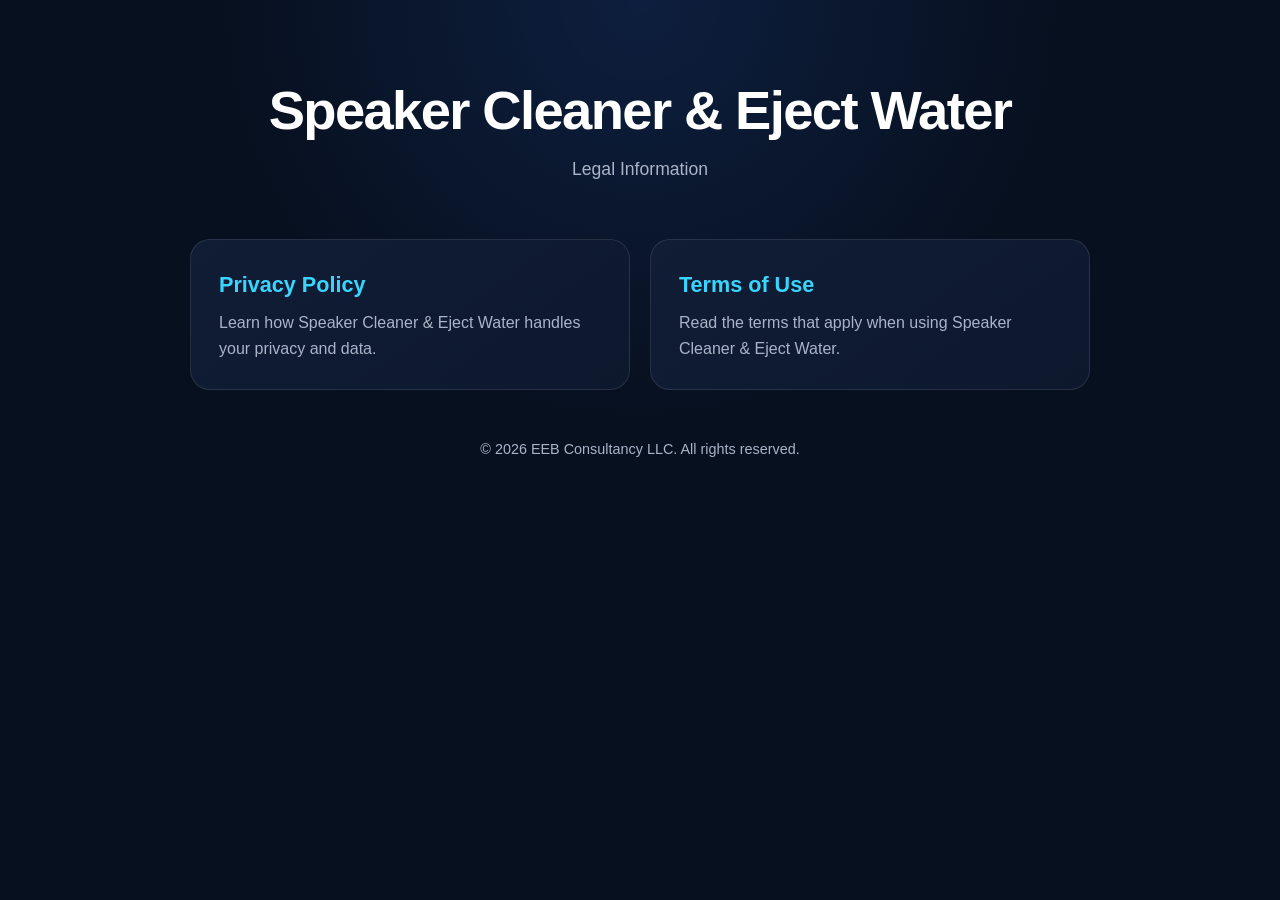
<file: index.html>
<!DOCTYPE html>
<html lang="en">
<head>
  <meta charset="UTF-8">
  <meta name="viewport" content="width=device-width, initial-scale=1.0">
  <meta name="description" content="Legal information for Speaker Cleaner & Eject Water">
  <title>Speaker Cleaner & Eject Water - Legal</title>
  <link rel="stylesheet" href="styles.css">
</head>

<body>
  <main class="container">
    <header class="hero">
      <h1>Speaker Cleaner & Eject Water</h1>
      <p>Legal Information</p>
    </header>

    <section class="legal-links">
      <a class="legal-card" href="privacy.html">
        <h2>Privacy Policy</h2>
        <p>Learn how Speaker Cleaner & Eject Water handles your privacy and data.</p>
      </a>

      <a class="legal-card" href="terms.html">
        <h2>Terms of Use</h2>
        <p>Read the terms that apply when using Speaker Cleaner & Eject Water.</p>
      </a>
    </section>

    <footer>
      <p>&copy; 2026 EEB Consultancy LLC. All rights reserved.</p>
    </footer>
  </main>
</body>
</html>
</file>
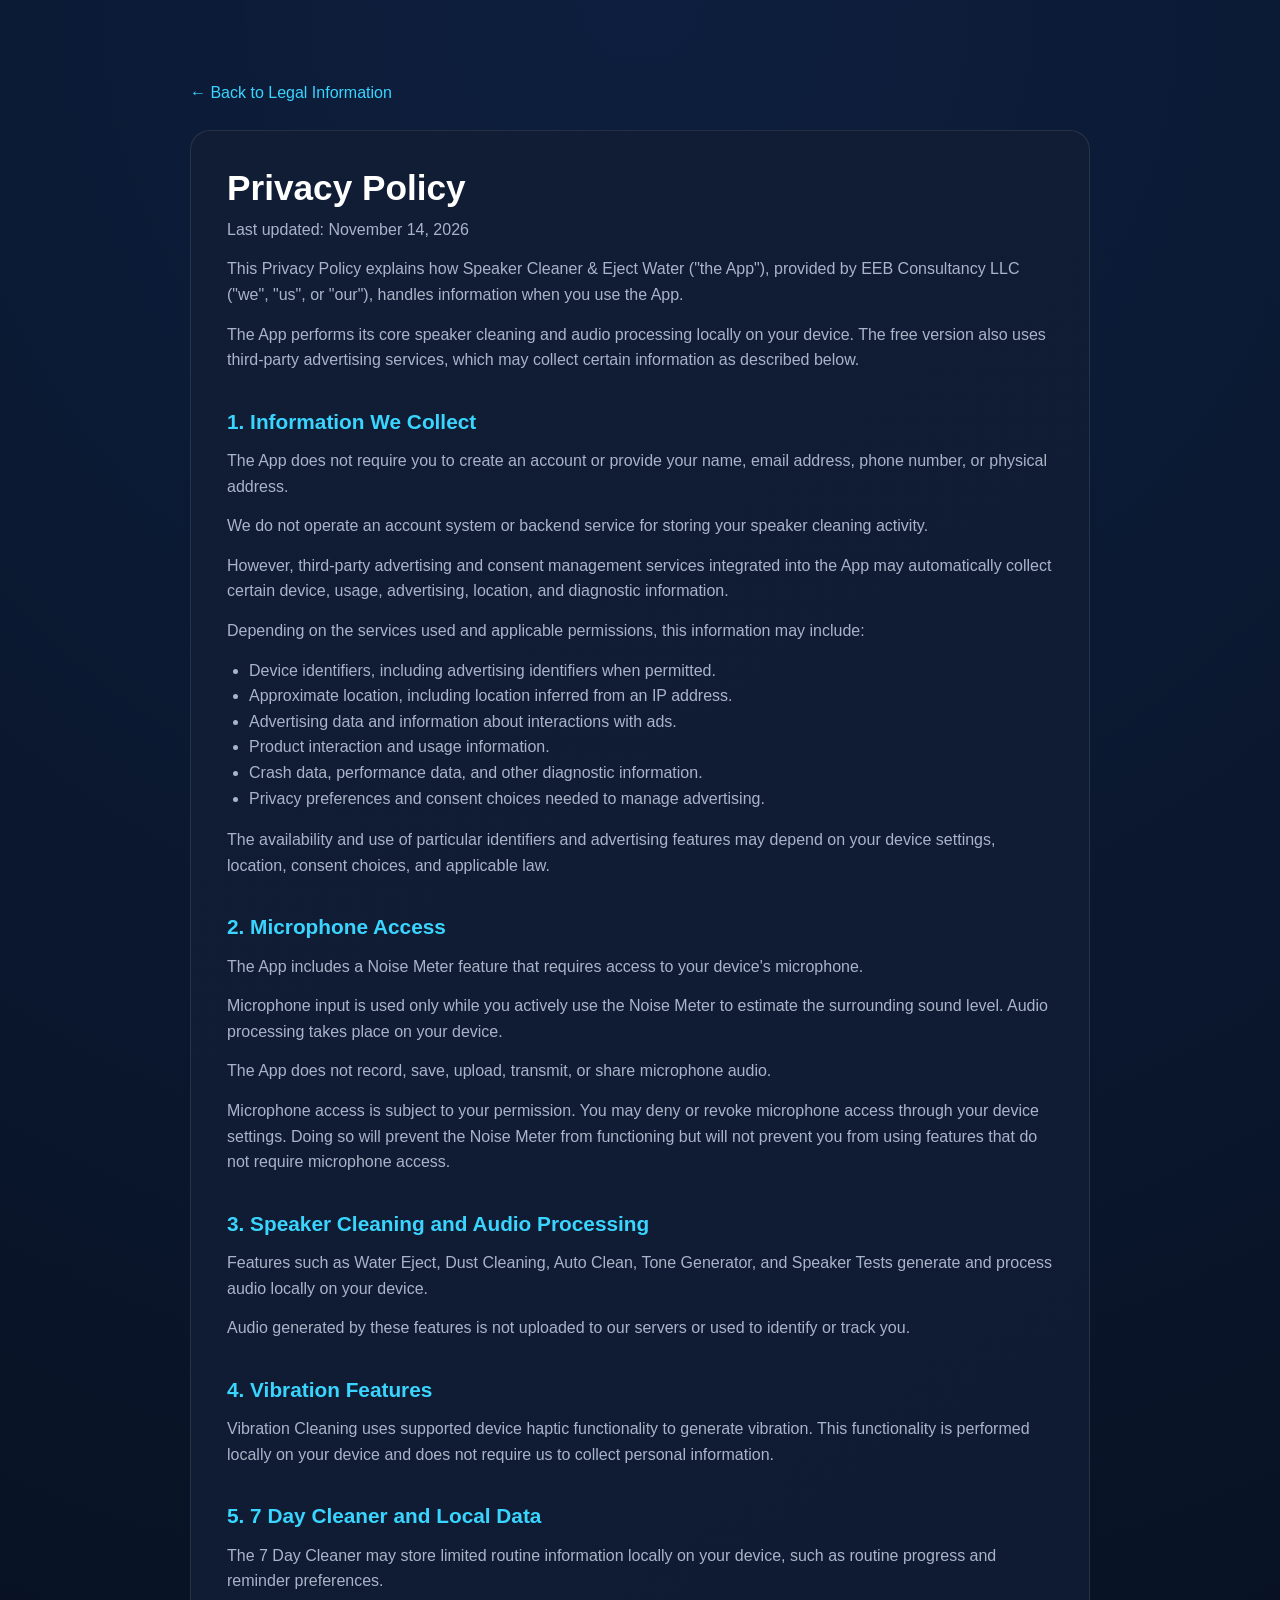
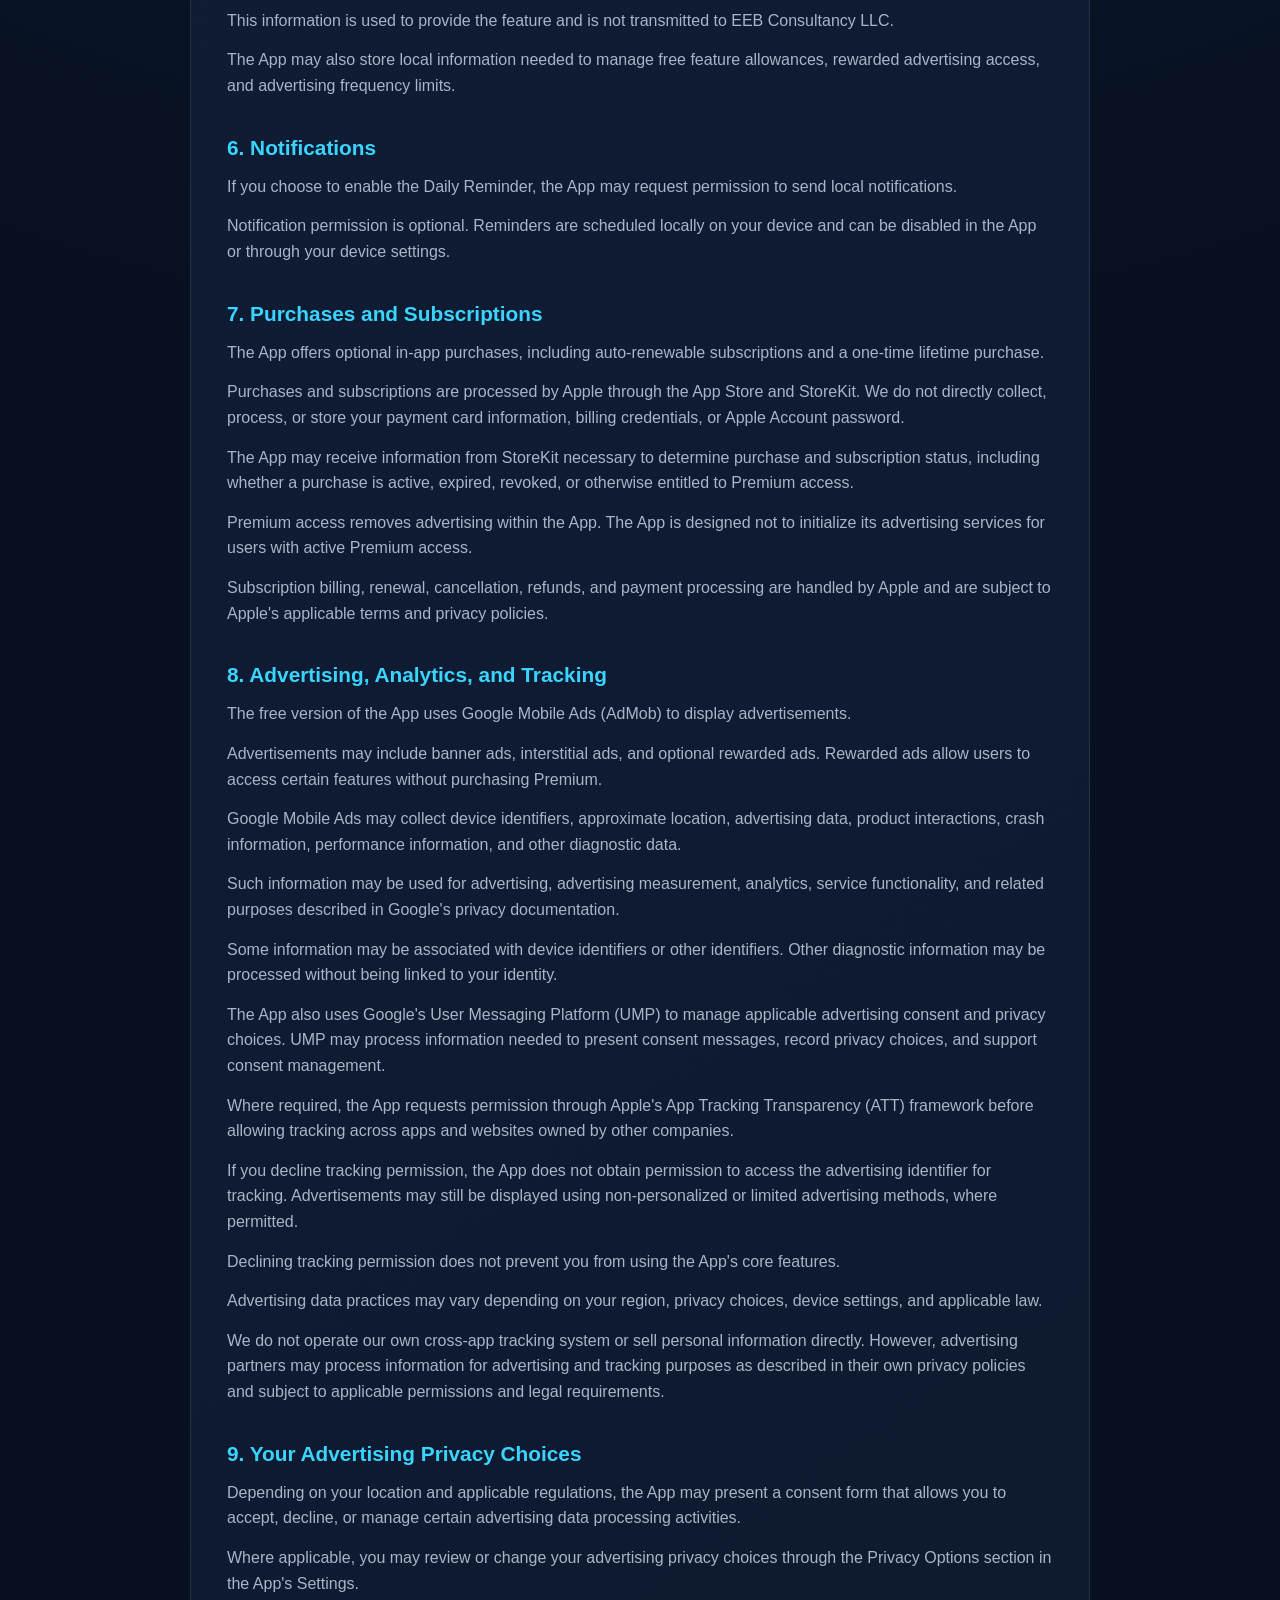
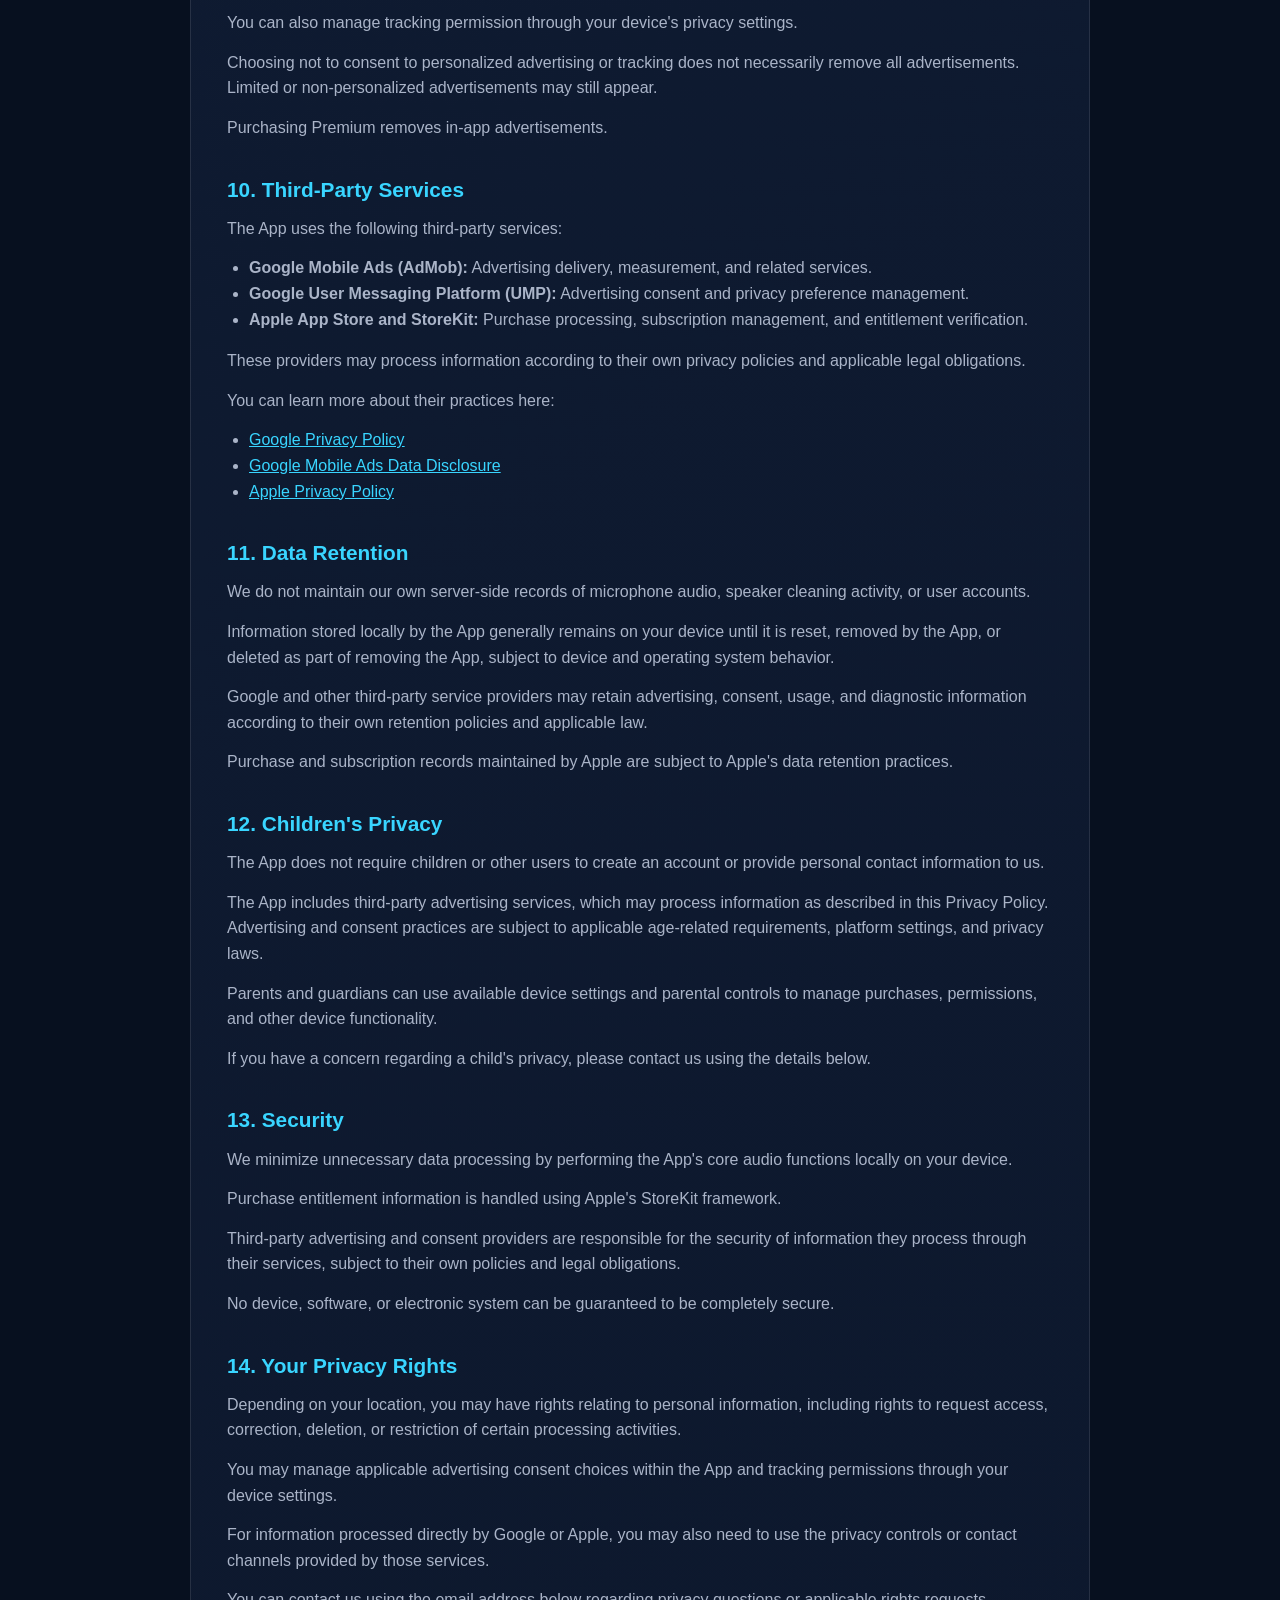
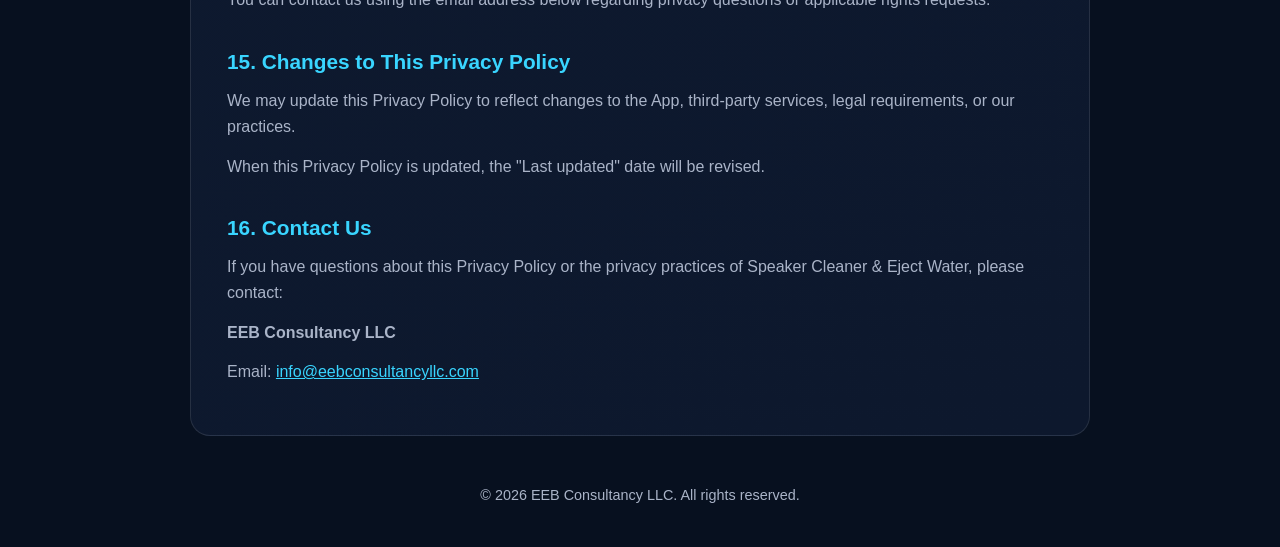
<file: privacy.html>
<!DOCTYPE html>
<html lang="en">
<head>
  <meta charset="UTF-8">
  <meta name="viewport" content="width=device-width, initial-scale=1.0">
  <meta name="description" content="Privacy Policy for Speaker Cleaner & Eject Water">
  <title>Privacy Policy - Speaker Cleaner & Eject Water</title>
  <link rel="stylesheet" href="styles.css">
</head>

<body>
  <main class="container">
    <a class="back-link" href="index.html">← Back to Legal Information</a>

    <article class="legal-content">
      <h1>Privacy Policy</h1>
      <p class="updated">Last updated: November 14, 2026</p>

      <p>
        This Privacy Policy explains how Speaker Cleaner & Eject Water
        ("the App"), provided by EEB Consultancy LLC ("we", "us", or "our"),
        handles information when you use the App.
      </p>

      <p>
        The App performs its core speaker cleaning and audio processing
        locally on your device. The free version also uses third-party
        advertising services, which may collect certain information
        as described below.
      </p>

      <h2>1. Information We Collect</h2>

      <p>
        The App does not require you to create an account or provide
        your name, email address, phone number, or physical address.
      </p>

      <p>
        We do not operate an account system or backend service for
        storing your speaker cleaning activity.
      </p>

      <p>
        However, third-party advertising and consent management
        services integrated into the App may automatically collect
        certain device, usage, advertising, location, and diagnostic
        information.
      </p>

      <p>
        Depending on the services used and applicable permissions,
        this information may include:
      </p>

      <ul>
        <li>Device identifiers, including advertising identifiers when permitted.</li>
        <li>Approximate location, including location inferred from an IP address.</li>
        <li>Advertising data and information about interactions with ads.</li>
        <li>Product interaction and usage information.</li>
        <li>Crash data, performance data, and other diagnostic information.</li>
        <li>Privacy preferences and consent choices needed to manage advertising.</li>
      </ul>

      <p>
        The availability and use of particular identifiers and
        advertising features may depend on your device settings,
        location, consent choices, and applicable law.
      </p>

      <h2>2. Microphone Access</h2>

      <p>
        The App includes a Noise Meter feature that requires access
        to your device's microphone.
      </p>

      <p>
        Microphone input is used only while you actively use the
        Noise Meter to estimate the surrounding sound level.
        Audio processing takes place on your device.
      </p>

      <p>
        The App does not record, save, upload, transmit, or share
        microphone audio.
      </p>

      <p>
        Microphone access is subject to your permission. You may
        deny or revoke microphone access through your device settings.
        Doing so will prevent the Noise Meter from functioning but
        will not prevent you from using features that do not require
        microphone access.
      </p>

      <h2>3. Speaker Cleaning and Audio Processing</h2>

      <p>
        Features such as Water Eject, Dust Cleaning, Auto Clean,
        Tone Generator, and Speaker Tests generate and process
        audio locally on your device.
      </p>

      <p>
        Audio generated by these features is not uploaded to our
        servers or used to identify or track you.
      </p>

      <h2>4. Vibration Features</h2>

      <p>
        Vibration Cleaning uses supported device haptic functionality
        to generate vibration. This functionality is performed locally
        on your device and does not require us to collect personal
        information.
      </p>

      <h2>5. 7 Day Cleaner and Local Data</h2>

      <p>
        The 7 Day Cleaner may store limited routine information
        locally on your device, such as routine progress and
        reminder preferences.
      </p>

      <p>
        This information is used to provide the feature and is
        not transmitted to EEB Consultancy LLC.
      </p>

      <p>
        The App may also store local information needed to manage
        free feature allowances, rewarded advertising access,
        and advertising frequency limits.
      </p>

      <h2>6. Notifications</h2>

      <p>
        If you choose to enable the Daily Reminder, the App may
        request permission to send local notifications.
      </p>

      <p>
        Notification permission is optional. Reminders are scheduled
        locally on your device and can be disabled in the App
        or through your device settings.
      </p>

      <h2>7. Purchases and Subscriptions</h2>

      <p>
        The App offers optional in-app purchases, including
        auto-renewable subscriptions and a one-time lifetime purchase.
      </p>

      <p>
        Purchases and subscriptions are processed by Apple through
        the App Store and StoreKit. We do not directly collect,
        process, or store your payment card information, billing
        credentials, or Apple Account password.
      </p>

      <p>
        The App may receive information from StoreKit necessary
        to determine purchase and subscription status, including
        whether a purchase is active, expired, revoked, or
        otherwise entitled to Premium access.
      </p>

      <p>
        Premium access removes advertising within the App.
        The App is designed not to initialize its advertising
        services for users with active Premium access.
      </p>

      <p>
        Subscription billing, renewal, cancellation, refunds,
        and payment processing are handled by Apple and are
        subject to Apple's applicable terms and privacy policies.
      </p>

      <h2>8. Advertising, Analytics, and Tracking</h2>

      <p>
        The free version of the App uses Google Mobile Ads
        (AdMob) to display advertisements.
      </p>

      <p>
        Advertisements may include banner ads, interstitial ads,
        and optional rewarded ads. Rewarded ads allow users
        to access certain features without purchasing Premium.
      </p>

      <p>
        Google Mobile Ads may collect device identifiers,
        approximate location, advertising data, product
        interactions, crash information, performance information,
        and other diagnostic data.
      </p>

      <p>
        Such information may be used for advertising,
        advertising measurement, analytics, service
        functionality, and related purposes described
        in Google's privacy documentation.
      </p>

      <p>
        Some information may be associated with device identifiers
        or other identifiers. Other diagnostic information may
        be processed without being linked to your identity.
      </p>

      <p>
        The App also uses Google's User Messaging Platform (UMP)
        to manage applicable advertising consent and privacy
        choices. UMP may process information needed to present
        consent messages, record privacy choices, and support
        consent management.
      </p>

      <p>
        Where required, the App requests permission through
        Apple's App Tracking Transparency (ATT) framework
        before allowing tracking across apps and websites
        owned by other companies.
      </p>

      <p>
        If you decline tracking permission, the App does not
        obtain permission to access the advertising identifier
        for tracking. Advertisements may still be displayed
        using non-personalized or limited advertising methods,
        where permitted.
      </p>

      <p>
        Declining tracking permission does not prevent you
        from using the App's core features.
      </p>

      <p>
        Advertising data practices may vary depending on
        your region, privacy choices, device settings,
        and applicable law.
      </p>

      <p>
        We do not operate our own cross-app tracking system
        or sell personal information directly. However,
        advertising partners may process information for
        advertising and tracking purposes as described
        in their own privacy policies and subject to
        applicable permissions and legal requirements.
      </p>

      <h2>9. Your Advertising Privacy Choices</h2>

      <p>
        Depending on your location and applicable regulations,
        the App may present a consent form that allows you
        to accept, decline, or manage certain advertising
        data processing activities.
      </p>

      <p>
        Where applicable, you may review or change your
        advertising privacy choices through the
        Privacy Options section in the App's Settings.
      </p>

      <p>
        You can also manage tracking permission through
        your device's privacy settings.
      </p>

      <p>
        Choosing not to consent to personalized advertising
        or tracking does not necessarily remove all advertisements.
        Limited or non-personalized advertisements may still appear.
      </p>

      <p>
        Purchasing Premium removes in-app advertisements.
      </p>

      <h2>10. Third-Party Services</h2>

      <p>
        The App uses the following third-party services:
      </p>

      <ul>
        <li>
          <strong>Google Mobile Ads (AdMob):</strong>
          Advertising delivery, measurement, and related services.
        </li>
        <li>
          <strong>Google User Messaging Platform (UMP):</strong>
          Advertising consent and privacy preference management.
        </li>
        <li>
          <strong>Apple App Store and StoreKit:</strong>
          Purchase processing, subscription management,
          and entitlement verification.
        </li>
      </ul>

      <p>
        These providers may process information according to
        their own privacy policies and applicable legal obligations.
      </p>

      <p>
        You can learn more about their practices here:
      </p>

      <ul>
        <li>
          <a href="https://policies.google.com/privacy"
             target="_blank" rel="noopener noreferrer">
            Google Privacy Policy
          </a>
        </li>
        <li>
          <a href="https://developers.google.com/admob/ios/privacy/data-disclosure"
             target="_blank" rel="noopener noreferrer">
            Google Mobile Ads Data Disclosure
          </a>
        </li>
        <li>
          <a href="https://www.apple.com/legal/privacy/"
             target="_blank" rel="noopener noreferrer">
            Apple Privacy Policy
          </a>
        </li>
      </ul>

      <h2>11. Data Retention</h2>

      <p>
        We do not maintain our own server-side records of
        microphone audio, speaker cleaning activity, or
        user accounts.
      </p>

      <p>
        Information stored locally by the App generally remains
        on your device until it is reset, removed by the App,
        or deleted as part of removing the App, subject to
        device and operating system behavior.
      </p>

      <p>
        Google and other third-party service providers may
        retain advertising, consent, usage, and diagnostic
        information according to their own retention
        policies and applicable law.
      </p>

      <p>
        Purchase and subscription records maintained by Apple
        are subject to Apple's data retention practices.
      </p>

      <h2>12. Children's Privacy</h2>

      <p>
        The App does not require children or other users
        to create an account or provide personal contact
        information to us.
      </p>

      <p>
        The App includes third-party advertising services,
        which may process information as described in this
        Privacy Policy. Advertising and consent practices
        are subject to applicable age-related requirements,
        platform settings, and privacy laws.
      </p>

      <p>
        Parents and guardians can use available device
        settings and parental controls to manage purchases,
        permissions, and other device functionality.
      </p>

      <p>
        If you have a concern regarding a child's privacy,
        please contact us using the details below.
      </p>

      <h2>13. Security</h2>

      <p>
        We minimize unnecessary data processing by performing
        the App's core audio functions locally on your device.
      </p>

      <p>
        Purchase entitlement information is handled using
        Apple's StoreKit framework.
      </p>

      <p>
        Third-party advertising and consent providers are
        responsible for the security of information they
        process through their services, subject to their
        own policies and legal obligations.
      </p>

      <p>
        No device, software, or electronic system can
        be guaranteed to be completely secure.
      </p>

      <h2>14. Your Privacy Rights</h2>

      <p>
        Depending on your location, you may have rights
        relating to personal information, including
        rights to request access, correction, deletion,
        or restriction of certain processing activities.
      </p>

      <p>
        You may manage applicable advertising consent
        choices within the App and tracking permissions
        through your device settings.
      </p>

      <p>
        For information processed directly by Google
        or Apple, you may also need to use the privacy
        controls or contact channels provided by those services.
      </p>

      <p>
        You can contact us using the email address below
        regarding privacy questions or applicable rights requests.
      </p>

      <h2>15. Changes to This Privacy Policy</h2>

      <p>
        We may update this Privacy Policy to reflect
        changes to the App, third-party services,
        legal requirements, or our practices.
      </p>

      <p>
        When this Privacy Policy is updated, the
        "Last updated" date will be revised.
      </p>

      <h2>16. Contact Us</h2>

      <p>
        If you have questions about this Privacy Policy
        or the privacy practices of Speaker Cleaner & Eject Water,
        please contact:
      </p>

      <p>
        <strong>EEB Consultancy LLC</strong>
      </p>

      <p>
        Email:
        <a href="mailto:info@eebconsultancyllc.com">
          info@eebconsultancyllc.com
        </a>
      </p>
    </article>

    <footer>
      <p>&copy; 2026 EEB Consultancy LLC. All rights reserved.</p>
    </footer>
  </main>
</body>
</html>
</file>
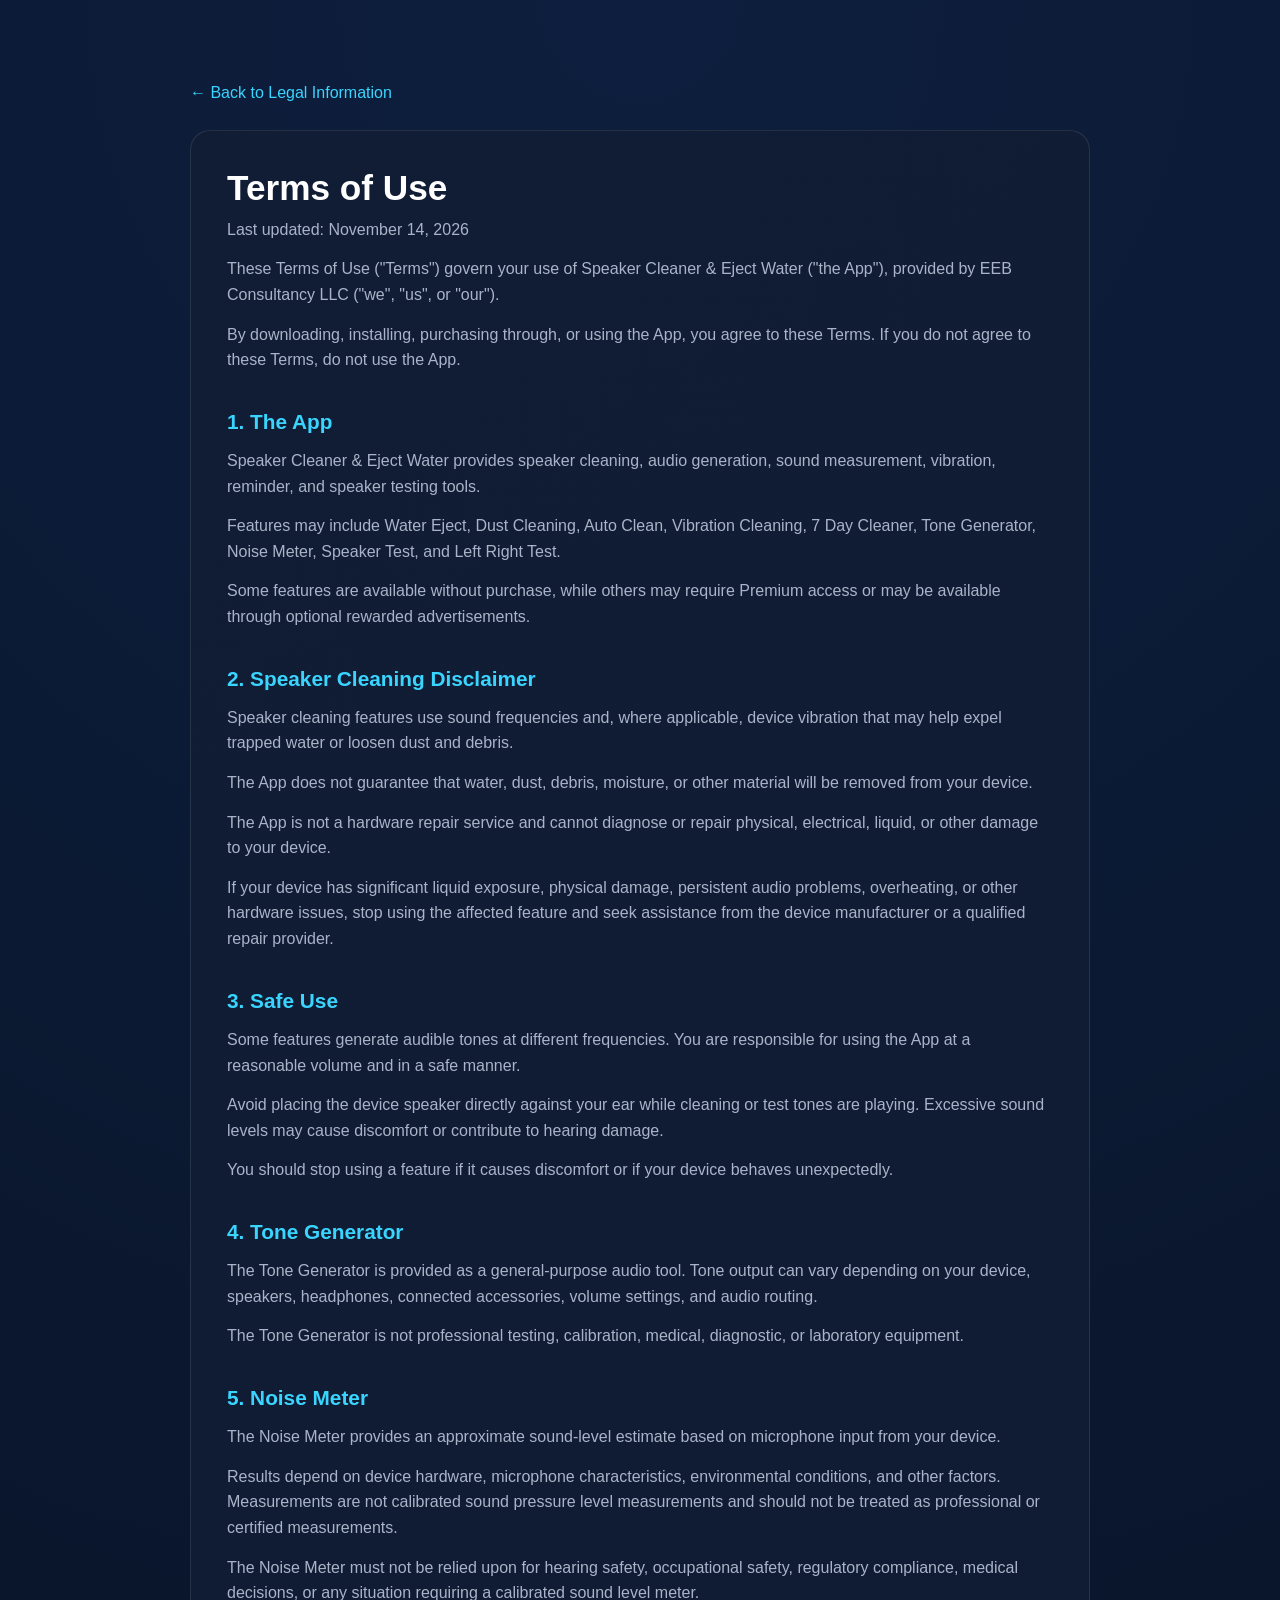
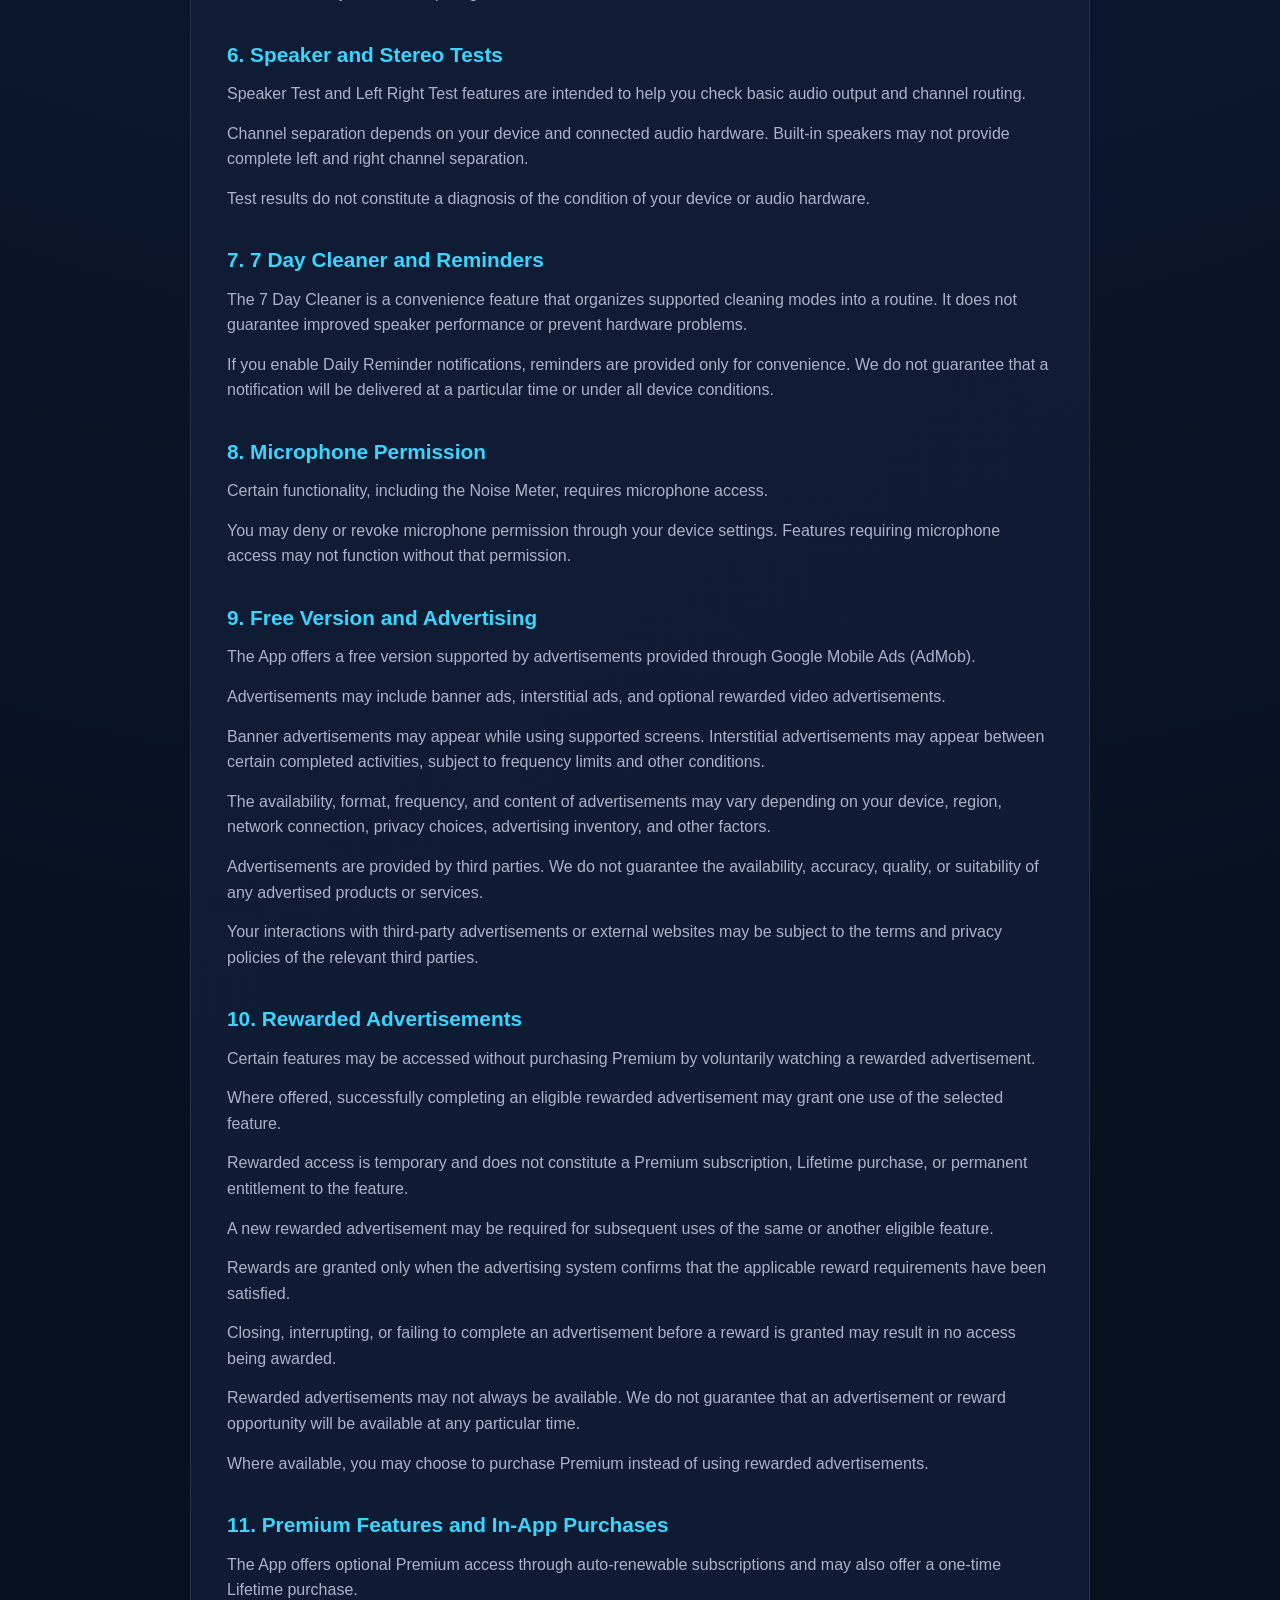
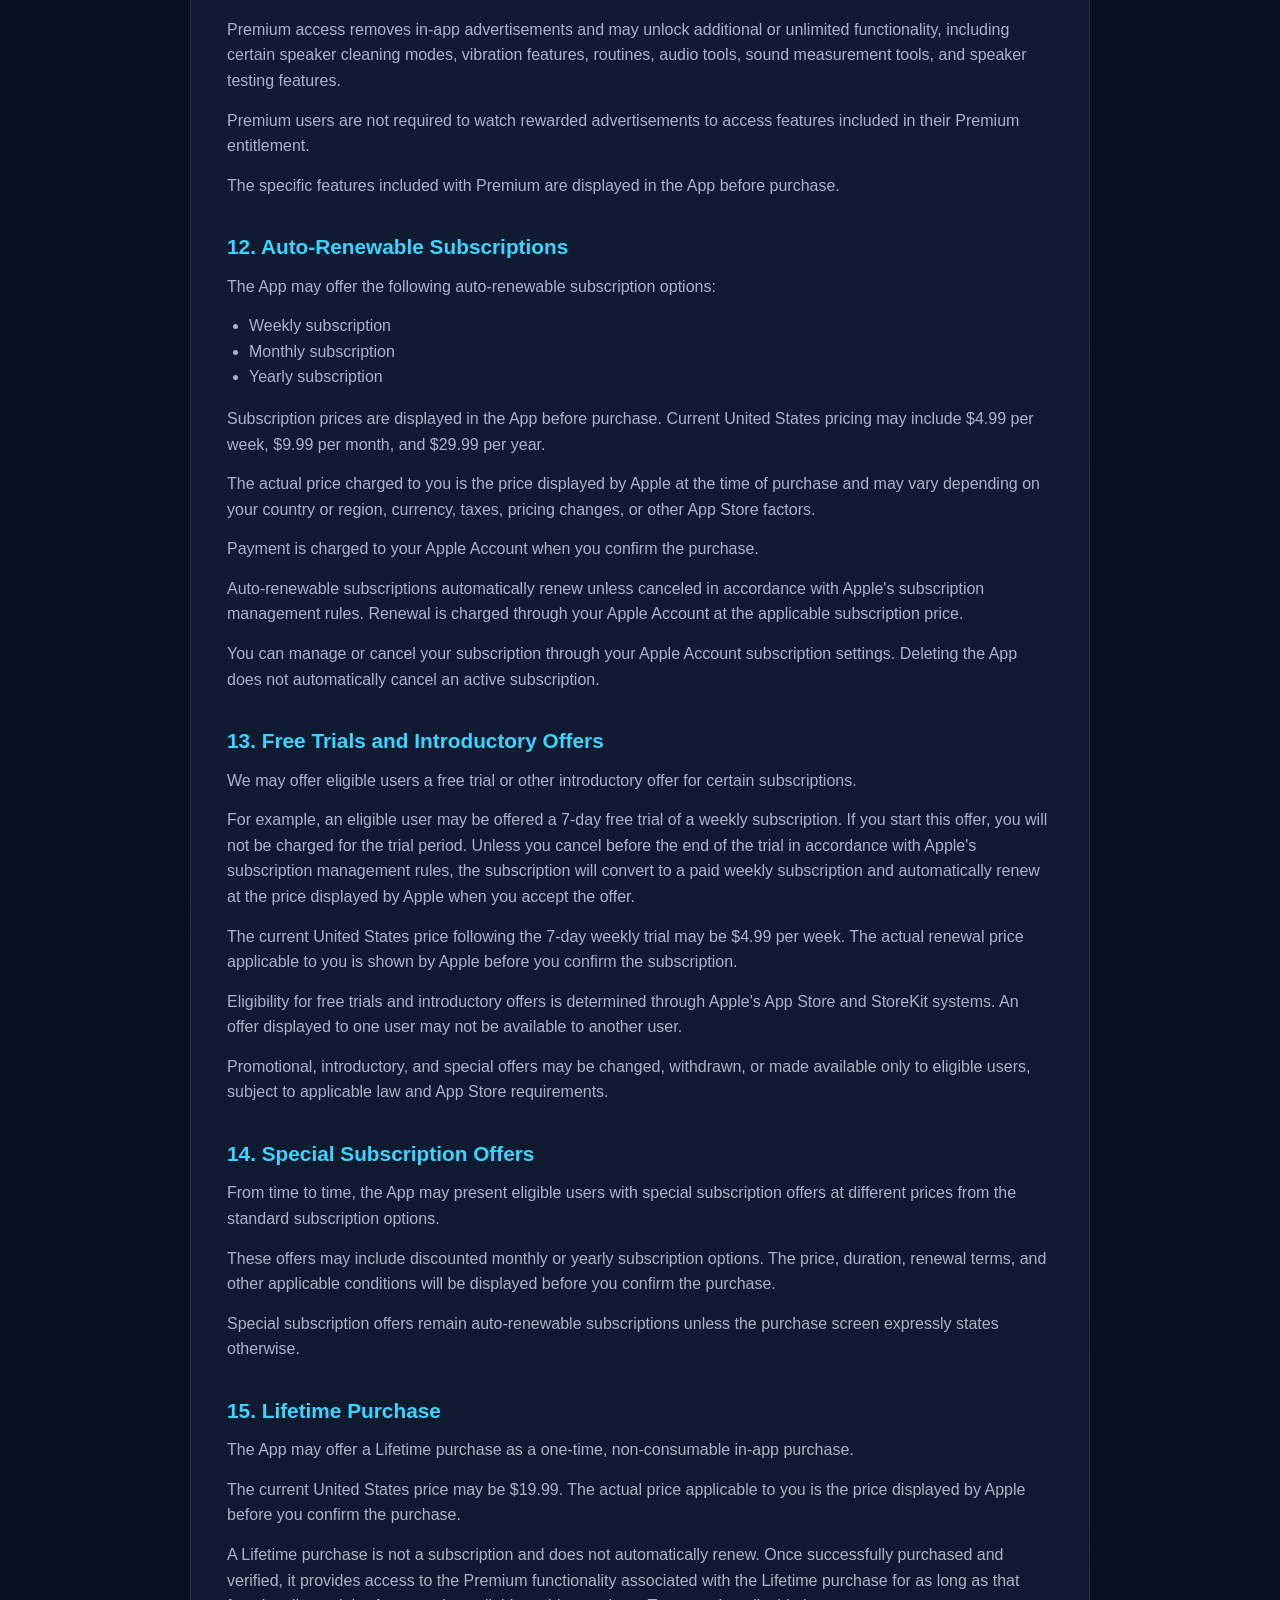
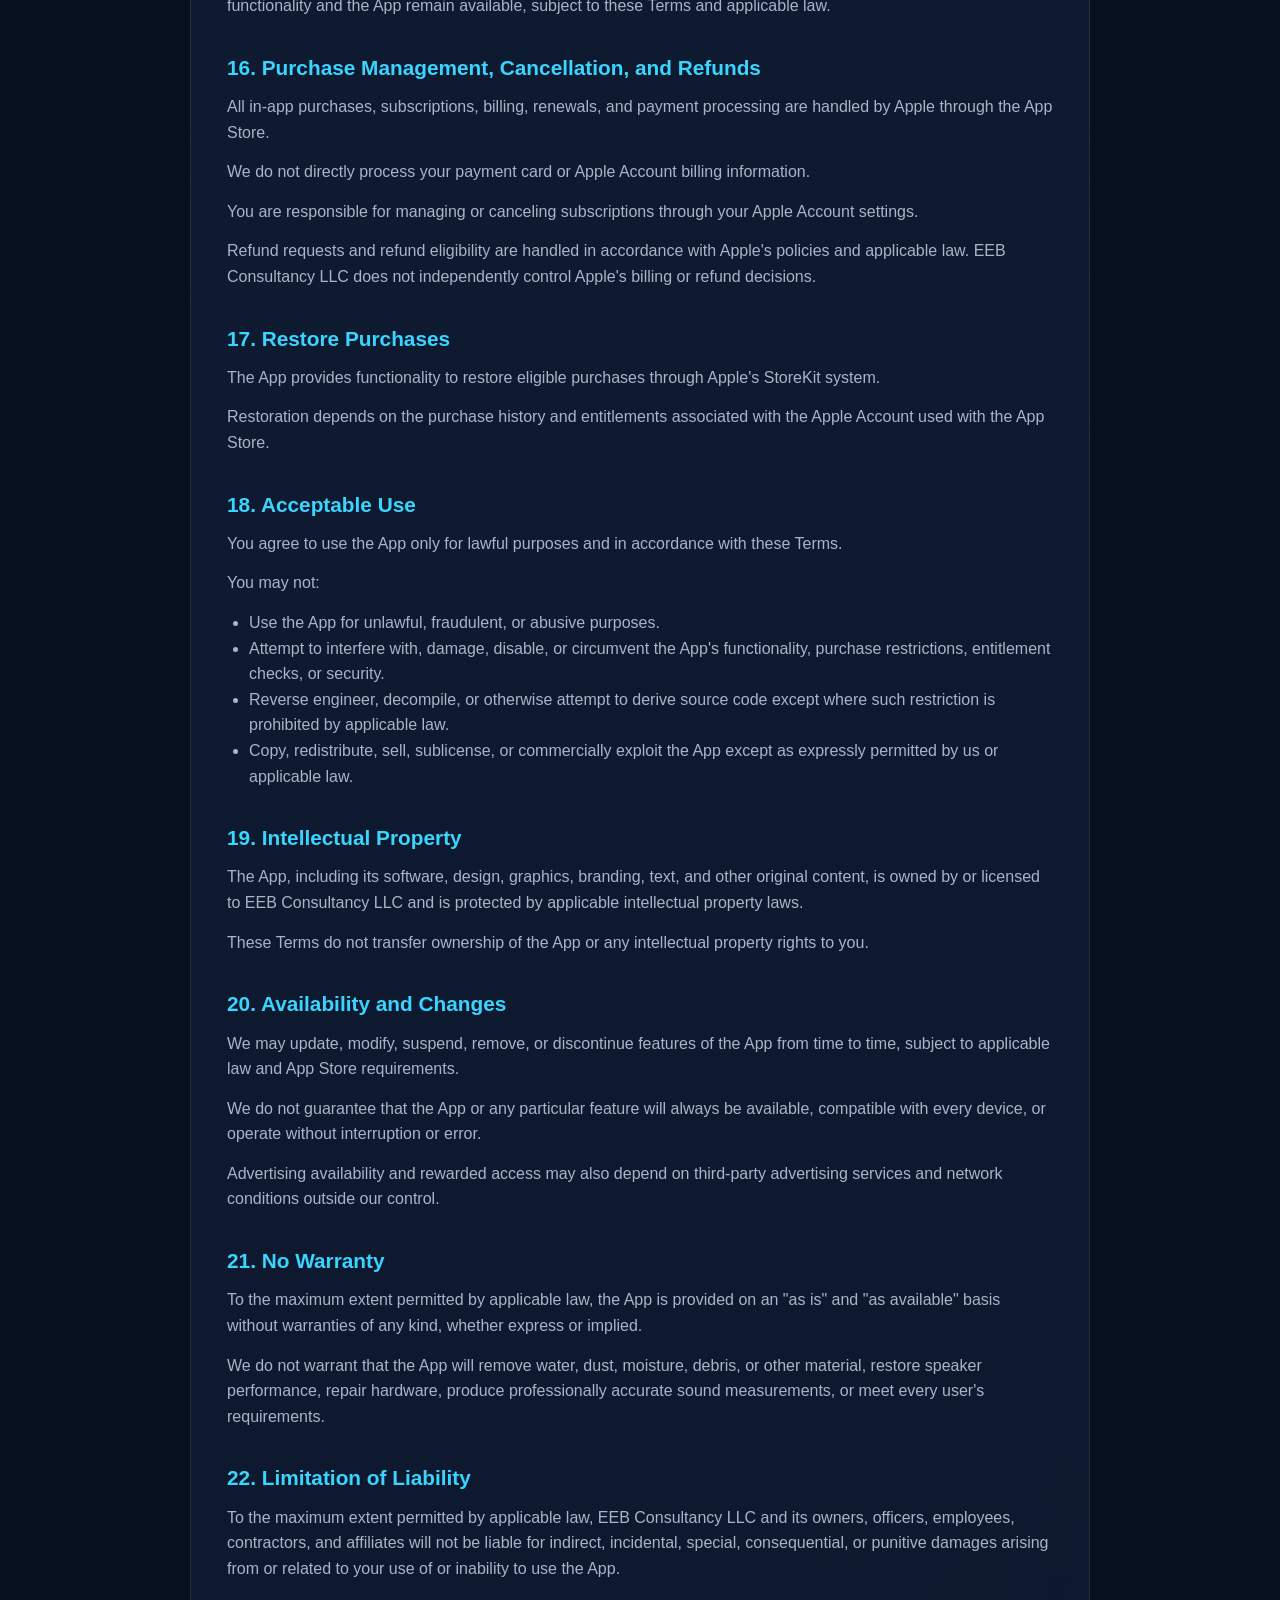
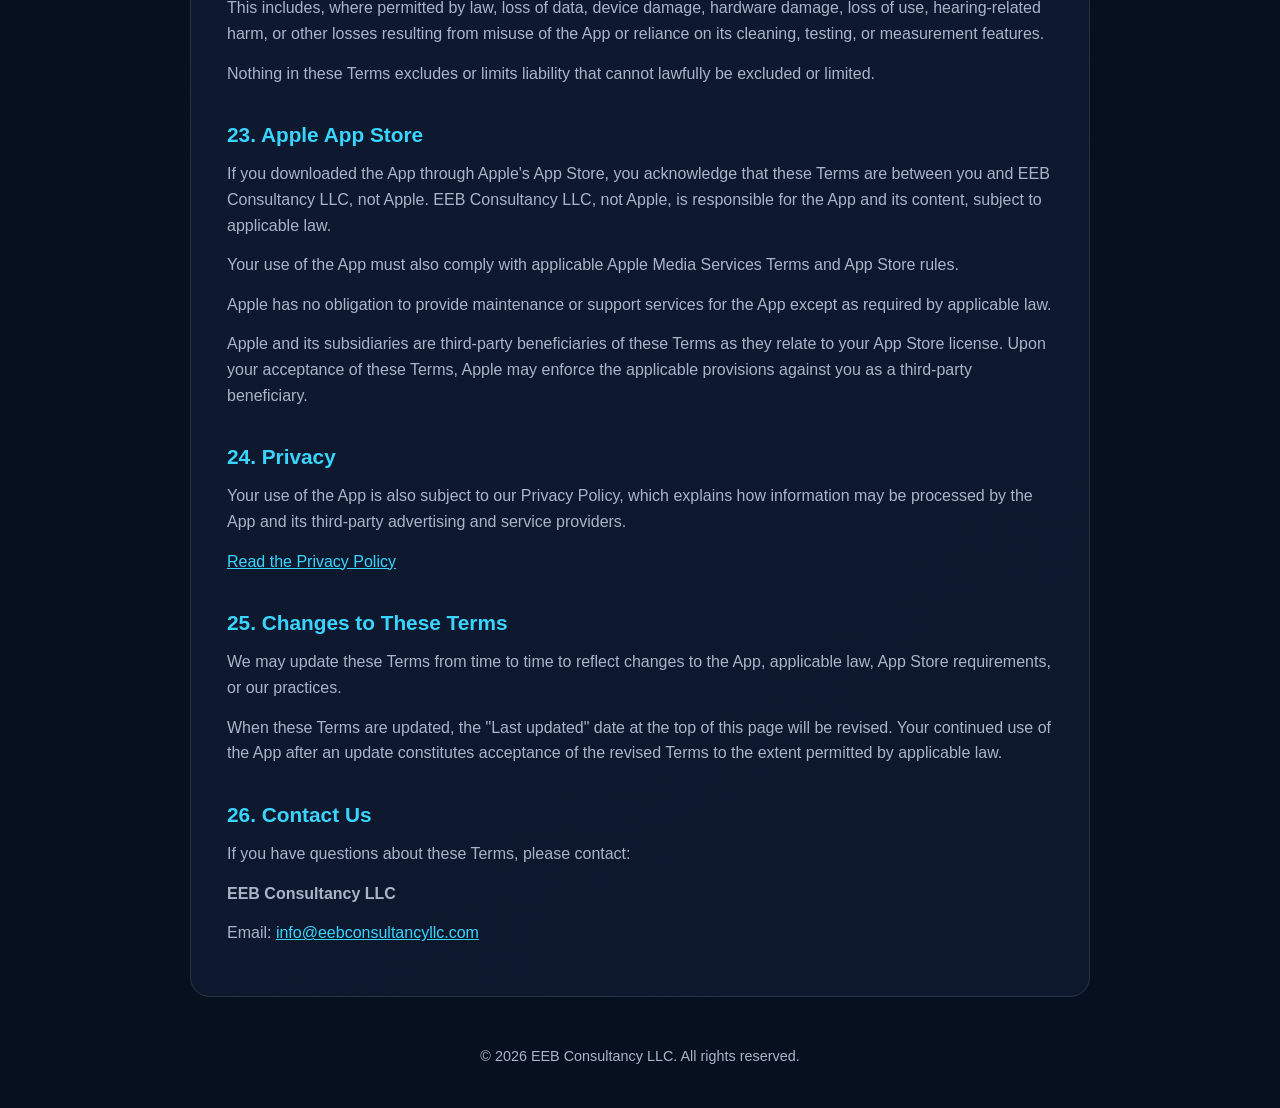
<file: terms.html>
<!DOCTYPE html>
<html lang="en">
<head>
  <meta charset="UTF-8">
  <meta name="viewport" content="width=device-width, initial-scale=1.0">
  <meta name="description" content="Terms of Use for Speaker Cleaner & Eject Water">
  <title>Terms of Use - Speaker Cleaner & Eject Water</title>
  <link rel="stylesheet" href="styles.css">
</head>

<body>
  <main class="container">
    <a class="back-link" href="index.html">← Back to Legal Information</a>

    <article class="legal-content">
      <h1>Terms of Use</h1>
      <p class="updated">Last updated: November 14, 2026</p>

      <p>
        These Terms of Use ("Terms") govern your use of Speaker Cleaner &
        Eject Water ("the App"), provided by EEB Consultancy LLC ("we", "us",
        or "our").
      </p>

      <p>
        By downloading, installing, purchasing through, or using the App, you
        agree to these Terms. If you do not agree to these Terms, do not use
        the App.
      </p>

      <h2>1. The App</h2>

      <p>
        Speaker Cleaner & Eject Water provides speaker cleaning, audio
        generation, sound measurement, vibration, reminder, and speaker
        testing tools.
      </p>

      <p>
        Features may include Water Eject, Dust Cleaning, Auto Clean,
        Vibration Cleaning, 7 Day Cleaner, Tone Generator, Noise Meter,
        Speaker Test, and Left Right Test.
      </p>

      <p>
        Some features are available without purchase, while others may
        require Premium access or may be available through optional
        rewarded advertisements.
      </p>

      <h2>2. Speaker Cleaning Disclaimer</h2>

      <p>
        Speaker cleaning features use sound frequencies and, where
        applicable, device vibration that may help expel trapped water or
        loosen dust and debris.
      </p>

      <p>
        The App does not guarantee that water, dust, debris, moisture, or
        other material will be removed from your device.
      </p>

      <p>
        The App is not a hardware repair service and cannot diagnose or repair
        physical, electrical, liquid, or other damage to your device.
      </p>

      <p>
        If your device has significant liquid exposure, physical damage,
        persistent audio problems, overheating, or other hardware issues,
        stop using the affected feature and seek assistance from the device
        manufacturer or a qualified repair provider.
      </p>

      <h2>3. Safe Use</h2>

      <p>
        Some features generate audible tones at different frequencies. You
        are responsible for using the App at a reasonable volume and in a
        safe manner.
      </p>

      <p>
        Avoid placing the device speaker directly against your ear while
        cleaning or test tones are playing. Excessive sound levels may cause
        discomfort or contribute to hearing damage.
      </p>

      <p>
        You should stop using a feature if it causes discomfort or if your
        device behaves unexpectedly.
      </p>

      <h2>4. Tone Generator</h2>

      <p>
        The Tone Generator is provided as a general-purpose audio tool. Tone
        output can vary depending on your device, speakers, headphones,
        connected accessories, volume settings, and audio routing.
      </p>

      <p>
        The Tone Generator is not professional testing, calibration, medical,
        diagnostic, or laboratory equipment.
      </p>

      <h2>5. Noise Meter</h2>

      <p>
        The Noise Meter provides an approximate sound-level estimate based on
        microphone input from your device.
      </p>

      <p>
        Results depend on device hardware, microphone characteristics,
        environmental conditions, and other factors. Measurements are not
        calibrated sound pressure level measurements and should not be treated
        as professional or certified measurements.
      </p>

      <p>
        The Noise Meter must not be relied upon for hearing safety,
        occupational safety, regulatory compliance, medical decisions, or
        any situation requiring a calibrated sound level meter.
      </p>

      <h2>6. Speaker and Stereo Tests</h2>

      <p>
        Speaker Test and Left Right Test features are intended to help you
        check basic audio output and channel routing.
      </p>

      <p>
        Channel separation depends on your device and connected audio
        hardware. Built-in speakers may not provide complete left and right
        channel separation.
      </p>

      <p>
        Test results do not constitute a diagnosis of the condition of your
        device or audio hardware.
      </p>

      <h2>7. 7 Day Cleaner and Reminders</h2>

      <p>
        The 7 Day Cleaner is a convenience feature that organizes supported
        cleaning modes into a routine. It does not guarantee improved speaker
        performance or prevent hardware problems.
      </p>

      <p>
        If you enable Daily Reminder notifications, reminders are provided
        only for convenience. We do not guarantee that a notification will be
        delivered at a particular time or under all device conditions.
      </p>

      <h2>8. Microphone Permission</h2>

      <p>
        Certain functionality, including the Noise Meter, requires microphone
        access.
      </p>

      <p>
        You may deny or revoke microphone permission through your device
        settings. Features requiring microphone access may not function
        without that permission.
      </p>

      <h2>9. Free Version and Advertising</h2>

      <p>
        The App offers a free version supported by advertisements
        provided through Google Mobile Ads (AdMob).
      </p>

      <p>
        Advertisements may include banner ads, interstitial ads,
        and optional rewarded video advertisements.
      </p>

      <p>
        Banner advertisements may appear while using supported
        screens. Interstitial advertisements may appear between
        certain completed activities, subject to frequency limits
        and other conditions.
      </p>

      <p>
        The availability, format, frequency, and content of
        advertisements may vary depending on your device,
        region, network connection, privacy choices,
        advertising inventory, and other factors.
      </p>

      <p>
        Advertisements are provided by third parties. We do not
        guarantee the availability, accuracy, quality, or
        suitability of any advertised products or services.
      </p>

      <p>
        Your interactions with third-party advertisements
        or external websites may be subject to the terms
        and privacy policies of the relevant third parties.
      </p>

      <h2>10. Rewarded Advertisements</h2>

      <p>
        Certain features may be accessed without purchasing
        Premium by voluntarily watching a rewarded advertisement.
      </p>

      <p>
        Where offered, successfully completing an eligible
        rewarded advertisement may grant one use of the
        selected feature.
      </p>

      <p>
        Rewarded access is temporary and does not constitute
        a Premium subscription, Lifetime purchase, or
        permanent entitlement to the feature.
      </p>

      <p>
        A new rewarded advertisement may be required for
        subsequent uses of the same or another eligible feature.
      </p>

      <p>
        Rewards are granted only when the advertising system
        confirms that the applicable reward requirements
        have been satisfied.
      </p>

      <p>
        Closing, interrupting, or failing to complete an
        advertisement before a reward is granted may result
        in no access being awarded.
      </p>

      <p>
        Rewarded advertisements may not always be available.
        We do not guarantee that an advertisement or reward
        opportunity will be available at any particular time.
      </p>

      <p>
        Where available, you may choose to purchase Premium
        instead of using rewarded advertisements.
      </p>

      <h2>11. Premium Features and In-App Purchases</h2>

      <p>
        The App offers optional Premium access through auto-renewable
        subscriptions and may also offer a one-time Lifetime purchase.
      </p>

      <p>
        Premium access removes in-app advertisements and may unlock
        additional or unlimited functionality, including certain
        speaker cleaning modes, vibration features, routines,
        audio tools, sound measurement tools, and speaker
        testing features.
      </p>

      <p>
        Premium users are not required to watch rewarded
        advertisements to access features included in
        their Premium entitlement.
      </p>

      <p>
        The specific features included with Premium are
        displayed in the App before purchase.
      </p>

      <h2>12. Auto-Renewable Subscriptions</h2>

      <p>
        The App may offer the following auto-renewable subscription options:
      </p>

      <ul>
        <li>Weekly subscription</li>
        <li>Monthly subscription</li>
        <li>Yearly subscription</li>
      </ul>

      <p>
        Subscription prices are displayed in the App before purchase. Current
        United States pricing may include $4.99 per week, $9.99 per month,
        and $29.99 per year.
      </p>

      <p>
        The actual price charged to you is the price displayed by Apple at
        the time of purchase and may vary depending on your country or region,
        currency, taxes, pricing changes, or other App Store factors.
      </p>

      <p>
        Payment is charged to your Apple Account when you confirm the
        purchase.
      </p>

      <p>
        Auto-renewable subscriptions automatically renew unless canceled in
        accordance with Apple's subscription management rules. Renewal is
        charged through your Apple Account at the applicable subscription
        price.
      </p>

      <p>
        You can manage or cancel your subscription through your Apple Account
        subscription settings. Deleting the App does not automatically cancel
        an active subscription.
      </p>

      <h2>13. Free Trials and Introductory Offers</h2>

      <p>
        We may offer eligible users a free trial or other introductory offer
        for certain subscriptions.
      </p>

      <p>
        For example, an eligible user may be offered a 7-day free trial of a
        weekly subscription. If you start this offer, you will not be charged
        for the trial period. Unless you cancel before the end of the trial in
        accordance with Apple's subscription management rules, the
        subscription will convert to a paid weekly subscription and
        automatically renew at the price displayed by Apple when you accept
        the offer.
      </p>

      <p>
        The current United States price following the 7-day weekly trial may
        be $4.99 per week. The actual renewal price applicable to you is shown
        by Apple before you confirm the subscription.
      </p>

      <p>
        Eligibility for free trials and introductory offers is determined
        through Apple's App Store and StoreKit systems. An offer displayed to
        one user may not be available to another user.
      </p>

      <p>
        Promotional, introductory, and special offers may be changed,
        withdrawn, or made available only to eligible users, subject to
        applicable law and App Store requirements.
      </p>

      <h2>14. Special Subscription Offers</h2>

      <p>
        From time to time, the App may present eligible users with special
        subscription offers at different prices from the standard subscription
        options.
      </p>

      <p>
        These offers may include discounted monthly or yearly subscription
        options. The price, duration, renewal terms, and other applicable
        conditions will be displayed before you confirm the purchase.
      </p>

      <p>
        Special subscription offers remain auto-renewable subscriptions
        unless the purchase screen expressly states otherwise.
      </p>

      <h2>15. Lifetime Purchase</h2>

      <p>
        The App may offer a Lifetime purchase as a one-time, non-consumable
        in-app purchase.
      </p>

      <p>
        The current United States price may be $19.99. The actual price
        applicable to you is the price displayed by Apple before you confirm
        the purchase.
      </p>

      <p>
        A Lifetime purchase is not a subscription and does not automatically
        renew. Once successfully purchased and verified, it provides access
        to the Premium functionality associated with the Lifetime purchase
        for as long as that functionality and the App remain available,
        subject to these Terms and applicable law.
      </p>

      <h2>16. Purchase Management, Cancellation, and Refunds</h2>

      <p>
        All in-app purchases, subscriptions, billing, renewals, and payment
        processing are handled by Apple through the App Store.
      </p>

      <p>
        We do not directly process your payment card or Apple Account billing
        information.
      </p>

      <p>
        You are responsible for managing or canceling subscriptions through
        your Apple Account settings.
      </p>

      <p>
        Refund requests and refund eligibility are handled in accordance with
        Apple's policies and applicable law. EEB Consultancy LLC does not
        independently control Apple's billing or refund decisions.
      </p>

      <h2>17. Restore Purchases</h2>

      <p>
        The App provides functionality to restore eligible purchases through
        Apple's StoreKit system.
      </p>

      <p>
        Restoration depends on the purchase history and entitlements
        associated with the Apple Account used with the App Store.
      </p>

      <h2>18. Acceptable Use</h2>

      <p>
        You agree to use the App only for lawful purposes and in accordance
        with these Terms.
      </p>

      <p>You may not:</p>

      <ul>
        <li>Use the App for unlawful, fraudulent, or abusive purposes.</li>
        <li>
          Attempt to interfere with, damage, disable, or circumvent the App's
          functionality, purchase restrictions, entitlement checks, or
          security.
        </li>
        <li>
          Reverse engineer, decompile, or otherwise attempt to derive source
          code except where such restriction is prohibited by applicable law.
        </li>
        <li>
          Copy, redistribute, sell, sublicense, or commercially exploit the
          App except as expressly permitted by us or applicable law.
        </li>
      </ul>

      <h2>19. Intellectual Property</h2>

      <p>
        The App, including its software, design, graphics, branding, text, and
        other original content, is owned by or licensed to EEB Consultancy LLC
        and is protected by applicable intellectual property laws.
      </p>

      <p>
        These Terms do not transfer ownership of the App or any intellectual
        property rights to you.
      </p>

      <h2>20. Availability and Changes</h2>

      <p>
        We may update, modify, suspend, remove, or discontinue features of the
        App from time to time, subject to applicable law and App Store
        requirements.
      </p>

      <p>
        We do not guarantee that the App or any particular feature will always
        be available, compatible with every device, or operate without
        interruption or error.
      </p>

      <p>
        Advertising availability and rewarded access may also
        depend on third-party advertising services and network
        conditions outside our control.
      </p>

      <h2>21. No Warranty</h2>

      <p>
        To the maximum extent permitted by applicable law, the App is provided
        on an "as is" and "as available" basis without warranties of any kind,
        whether express or implied.
      </p>

      <p>
        We do not warrant that the App will remove water, dust, moisture,
        debris, or other material, restore speaker performance, repair
        hardware, produce professionally accurate sound measurements, or meet
        every user's requirements.
      </p>

      <h2>22. Limitation of Liability</h2>

      <p>
        To the maximum extent permitted by applicable law, EEB Consultancy
        LLC and its owners, officers, employees, contractors, and affiliates
        will not be liable for indirect, incidental, special, consequential,
        or punitive damages arising from or related to your use of or
        inability to use the App.
      </p>

      <p>
        This includes, where permitted by law, loss of data, device damage,
        hardware damage, loss of use, hearing-related harm, or other losses
        resulting from misuse of the App or reliance on its cleaning, testing,
        or measurement features.
      </p>

      <p>
        Nothing in these Terms excludes or limits liability that cannot
        lawfully be excluded or limited.
      </p>

      <h2>23. Apple App Store</h2>

      <p>
        If you downloaded the App through Apple's App Store, you acknowledge
        that these Terms are between you and EEB Consultancy LLC, not Apple.
        EEB Consultancy LLC, not Apple, is responsible for the App and its
        content, subject to applicable law.
      </p>

      <p>
        Your use of the App must also comply with applicable Apple Media
        Services Terms and App Store rules.
      </p>

      <p>
        Apple has no obligation to provide maintenance or support services for
        the App except as required by applicable law.
      </p>

      <p>
        Apple and its subsidiaries are third-party beneficiaries of these
        Terms as they relate to your App Store license. Upon your acceptance
        of these Terms, Apple may enforce the applicable provisions against
        you as a third-party beneficiary.
      </p>

      <h2>24. Privacy</h2>

      <p>
        Your use of the App is also subject to our Privacy Policy,
        which explains how information may be processed by the App
        and its third-party advertising and service providers.
      </p>

      <p>
        <a href="privacy.html">Read the Privacy Policy</a>
      </p>

      <h2>25. Changes to These Terms</h2>

      <p>
        We may update these Terms from time to time to reflect changes to the
        App, applicable law, App Store requirements, or our practices.
      </p>

      <p>
        When these Terms are updated, the "Last updated" date at the top of
        this page will be revised. Your continued use of the App after an
        update constitutes acceptance of the revised Terms to the extent
        permitted by applicable law.
      </p>

      <h2>26. Contact Us</h2>

      <p>
        If you have questions about these Terms, please contact:
      </p>

      <p>
        <strong>EEB Consultancy LLC</strong>
      </p>

      <p>
        Email:
        <a href="mailto:info@eebconsultancyllc.com">info@eebconsultancyllc.com</a>
      </p>
    </article>

    <footer>
      <p>&copy; 2026 EEB Consultancy LLC. All rights reserved.</p>
    </footer>
  </main>
</body>
</html>
</file>
<file: styles.css>
:root {
  --background: #07101f;
  --surface: #101d35;
  --surface-hover: #162747;
  --accent: #39d5ff;
  --accent-secondary: #3478ff;
  --text: #ffffff;
  --text-secondary: #aab4c8;
  --border: rgba(255, 255, 255, 0.10);
}

* {
  box-sizing: border-box;
  margin: 0;
  padding: 0;
}

body {
  min-height: 100vh;
  background:
    radial-gradient(circle at top, rgba(52, 120, 255, 0.14), transparent 38%),
    var(--background);
  color: var(--text);
  font-family: -apple-system, BlinkMacSystemFont, "Segoe UI", sans-serif;
  line-height: 1.6;
}

.container {
  width: min(900px, calc(100% - 40px));
  margin: 0 auto;
  padding: 80px 0 40px;
}

.hero {
  text-align: center;
  margin-bottom: 56px;
}

.hero h1 {
  font-size: clamp(2rem, 6vw, 3.4rem);
  line-height: 1.15;
  letter-spacing: -0.03em;
  margin-bottom: 12px;
}

.hero p {
  color: var(--text-secondary);
  font-size: 1.1rem;
}

.legal-links {
  display: grid;
  grid-template-columns: repeat(2, 1fr);
  gap: 20px;
}

.legal-card {
  display: block;
  padding: 28px;
  background: linear-gradient(145deg, var(--surface), #0d182d);
  border: 1px solid var(--border);
  border-radius: 20px;
  color: var(--text);
  text-decoration: none;
  transition: transform 0.2s ease, border-color 0.2s ease, background 0.2s ease;
}

.legal-card:hover {
  transform: translateY(-3px);
  border-color: rgba(57, 213, 255, 0.45);
  background: var(--surface-hover);
}

.legal-card h2 {
  color: var(--accent);
  font-size: 1.35rem;
  margin-bottom: 8px;
}

.legal-card p {
  color: var(--text-secondary);
}

.legal-content {
  background: linear-gradient(145deg, var(--surface), #0d182d);
  border: 1px solid var(--border);
  border-radius: 20px;
  padding: 36px;
}

.legal-content h1 {
  font-size: 2.2rem;
  line-height: 1.2;
  margin-bottom: 8px;
}

.legal-content h2 {
  color: var(--accent);
  font-size: 1.3rem;
  margin-top: 32px;
  margin-bottom: 10px;
}

.legal-content p,
.legal-content li {
  color: var(--text-secondary);
}

.legal-content p {
  margin-bottom: 14px;
}

.legal-content ul {
  padding-left: 22px;
  margin-bottom: 16px;
}

.legal-content a {
  color: var(--accent);
}

.updated {
  color: var(--text-secondary);
  margin-bottom: 32px;
}

.back-link {
  display: inline-block;
  color: var(--accent);
  text-decoration: none;
  margin-bottom: 24px;
}

.back-link:hover {
  text-decoration: underline;
}

footer {
  text-align: center;
  color: var(--text-secondary);
  font-size: 0.9rem;
  margin-top: 48px;
}

@media (max-width: 650px) {
  .container {
    width: min(100% - 28px, 900px);
    padding-top: 48px;
  }

  .legal-links {
    grid-template-columns: 1fr;
  }

  .legal-content {
    padding: 24px;
  }

  .hero {
    margin-bottom: 36px;
  }
}
</file>
